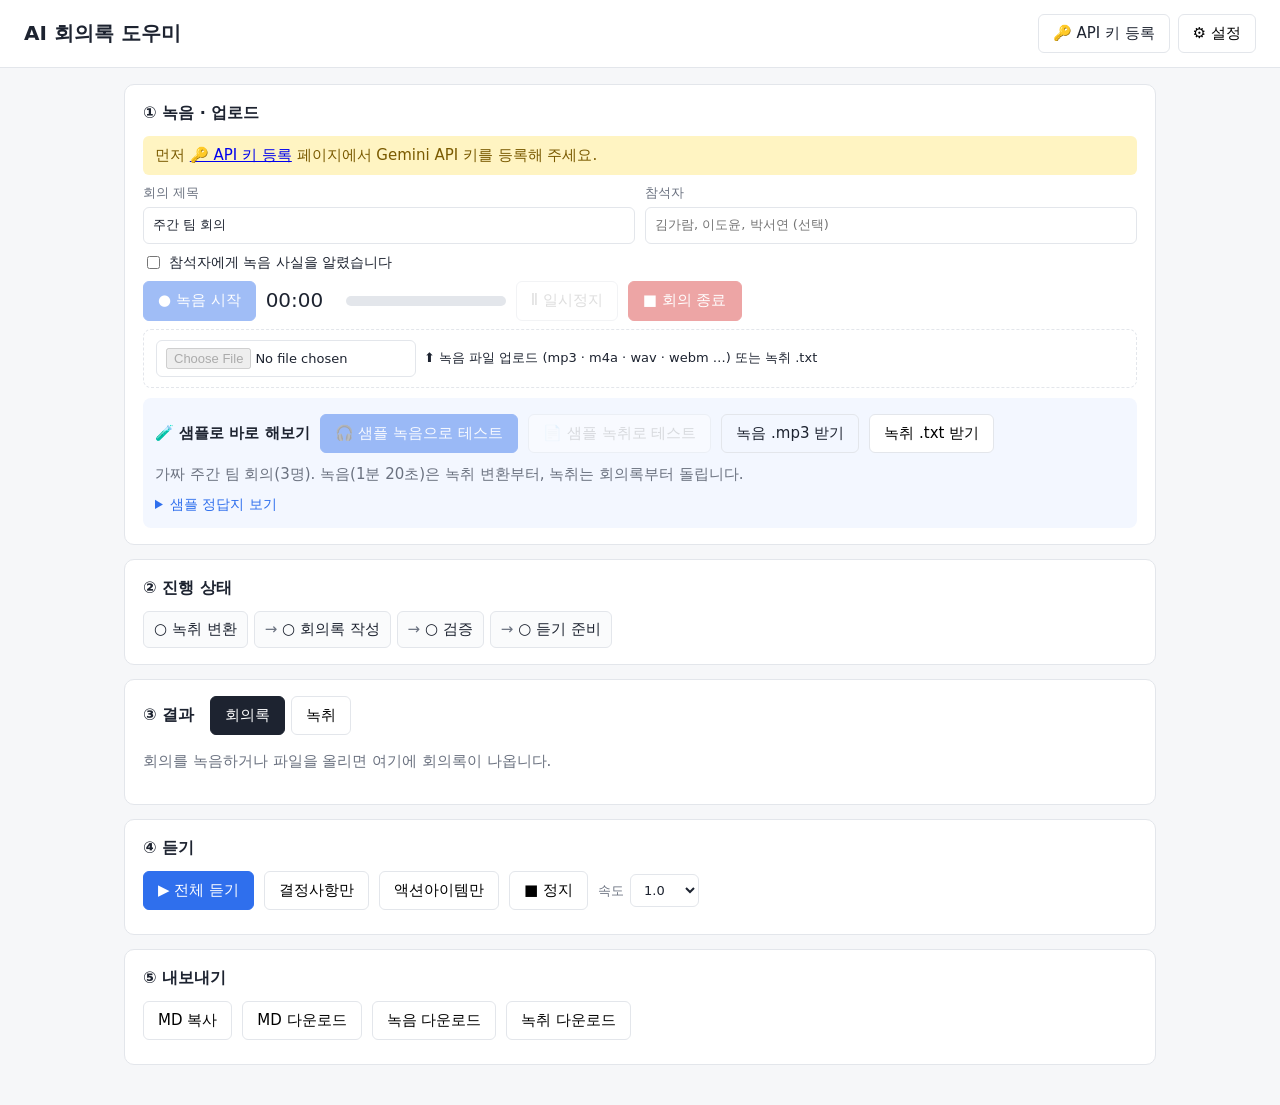
<file: index.html>
<!doctype html>
<html lang="ko">
<head>
  <meta charset="utf-8">
  <meta name="viewport" content="width=device-width, initial-scale=1">
  <title>AI 회의록 도우미</title>
  <link rel="stylesheet" href="style.css">
</head>
<body>
  <header>
    <h1>AI 회의록 도우미</h1>
    <nav>
      <a href="key.html" class="button">🔑 API 키 등록</a>
      <button id="btnSettings" class="ghost">⚙ 설정</button>
    </nav>
  </header>

  <main>
    <section id="secRecord">
      <h2>① 녹음 · 업로드</h2>
      <p id="keyNotice" class="notice warn" hidden>먼저 <a href="key.html">🔑 API 키 등록</a> 페이지에서 Gemini API 키를 등록해 주세요.</p>
      <div class="row">
        <label>회의 제목 <input id="title" value="주간 팀 회의"></label>
        <label>참석자 <input id="participants" placeholder="김가람, 이도윤, 박서연 (선택)"></label>
      </div>
      <label class="check"><input type="checkbox" id="consent"> 참석자에게 녹음 사실을 알렸습니다</label>
      <div class="row controls">
        <button id="btnStart" class="primary" disabled>● 녹음 시작</button>
        <span id="timer" class="timer">00:00</span>
        <div class="meter"><div id="meterBar"></div></div>
        <button id="btnPause" disabled>Ⅱ 일시정지</button>
        <button id="btnStop" class="danger" disabled>■ 회의 종료</button>
      </div>
      <div class="row upload">
        <label class="file">
          <input type="file" id="fileInput" accept="audio/*,.webm,.m4a,.mp3,.wav,.ogg,.flac,.aac,.txt" disabled>
          <span>⬆ 녹음 파일 업로드 (mp3 · m4a · wav · webm …) 또는 녹취 .txt</span>
        </label>
      </div>
      <div class="sample">
        <div class="row">
          <strong>🧪 샘플로 바로 해보기</strong>
          <button id="btnSampleAudio" class="primary" disabled>🎧 샘플 녹음으로 테스트</button>
          <button id="btnSample" disabled>📄 샘플 녹취로 테스트</button>
          <a href="samples/sample_meeting.mp3" download class="button">녹음 .mp3 받기</a>
          <button id="btnSampleTxt">녹취 .txt 받기</button>
          <span class="muted">가짜 주간 팀 회의(3명). 녹음(1분 20초)은 녹취 변환부터, 녹취는 회의록부터 돌립니다.</span>
        </div>
        <details>
          <summary>샘플 정답지 보기</summary>
          <table>
            <tr><th>구분</th><th>내용</th><th>담당</th><th>기한</th></tr>
            <tr><td>결정사항</td><td>가나상사 견적 할인율 10%</td><td>—</td><td>—</td></tr>
            <tr><td>결정사항</td><td>데모 일정 10/28(수) 오후 2시 확정</td><td>—</td><td>—</td></tr>
            <tr><td>액션아이템</td><td>견적서 수정 후 발송</td><td>이도윤</td><td>10/23(금)</td></tr>
            <tr><td>액션아이템</td><td>데모 시나리오 초안 공유</td><td>박서연</td><td>10/26(월)</td></tr>
            <tr><td>액션아이템</td><td>데모용 샘플 데이터 정리</td><td class="tbd">미정</td><td class="tbd">미정</td></tr>
            <tr><td>보류</td><td>모바일 알림 기능 데모 포함 여부 — 예산 확인 필요</td><td>—</td><td>—</td></tr>
            <tr><td>다음 회의</td><td>10/26(월) 오전 10시 · 안건: 모바일 알림 기능(예산)</td><td>—</td><td>—</td></tr>
          </table>
        </details>
      </div>
      <p id="recNotice" class="notice" hidden></p>
    </section>

    <section id="secPipeline">
      <h2>② 진행 상태</h2>
      <ol id="steps" class="steps"></ol>
      <p id="pipeNotice" class="notice" hidden></p>
    </section>

    <section id="secResult">
      <div class="tabs">
        <h2>③ 결과</h2>
        <button class="tab active" data-tab="minutes">회의록</button>
        <button class="tab" data-tab="transcript">녹취</button>
      </div>
      <div id="tabMinutes"><p class="muted">회의를 녹음하거나 파일을 올리면 여기에 회의록이 나옵니다.</p></div>
      <div id="tabTranscript" hidden><p class="muted">아직 녹취가 없습니다.</p></div>
    </section>

    <section id="secListen">
      <h2>④ 듣기</h2>
      <div class="row controls">
        <button data-say="full" class="primary">▶ 전체 듣기</button>
        <button data-say="decisions">결정사항만</button>
        <button data-say="actions">액션아이템만</button>
        <button id="btnSayStop">■ 정지</button>
        <label>속도
          <select id="rate">
            <option>0.8</option><option selected>1.0</option><option>1.25</option><option>1.5</option>
          </select>
        </label>
        <span id="ttsInfo" class="muted"></span>
      </div>
      <audio id="player" controls hidden></audio>
    </section>

    <section id="secExport">
      <h2>⑤ 내보내기</h2>
      <div class="row">
        <button id="btnCopyMd">MD 복사</button>
        <button id="btnDlMd">MD 다운로드</button>
        <button id="btnDlAudio">녹음 다운로드</button>
        <button id="btnDlTxt">녹취 다운로드</button>
      </div>
    </section>
  </main>

  <dialog id="dlgSettings">
    <form method="dialog" id="formSettings">
      <h2>설정</h2>
      <label>Gemini API 키 <input type="password" id="sKey" autocomplete="off"></label>
      <div class="row">
        <button type="button" id="btnTestKey">연결 확인</button>
        <span id="keyStatus" class="muted"></span>
      </div>
      <label class="check"><input type="checkbox" id="sPersist"> 이 브라우저에 저장 (해제 시 탭을 닫으면 삭제)</label>
      <label>회의록 모델 <input id="sMinutesModel"></label>
      <label>대체 모델 <input id="sFallbackModel"></label>
      <label>STT 모델 <input id="sSttModel"></label>
      <label>음성
        <select id="sVoiceEngine">
          <option value="chrome">Chrome 내장 음성 (무료 · 기본)</option>
          <option value="gemini">Gemini 음성</option>
        </select>
      </label>
      <div class="row">
        <label>Gemini TTS 모델 <input id="sTtsModel"></label>
        <label>Gemini 목소리 <input id="sTtsVoice" list="voiceList"></label>
        <datalist id="voiceList">
          <option value="Charon">Charon — 차분한 정보 전달형 남성</option>
          <option value="Sadaltager">Sadaltager — 박식한 전문가 톤 남성</option>
          <option value="Schedar">Schedar — 고른 톤 남성</option>
          <option value="Orus">Orus — 단단한 톤 남성</option>
          <option value="Kore">Kore — 단단한 톤 여성</option>
        </datalist>
      </div>
      <label>용어집 <textarea id="sGlossary" rows="3"></textarea></label>
      <div class="row end">
        <button type="button" id="btnCloseSettings">닫기</button>
        <button id="btnSaveSettings" value="save" class="primary">저장</button>
      </div>
    </form>
  </dialog>

  <script src="app.js"></script>
</body>
</html>
</file>
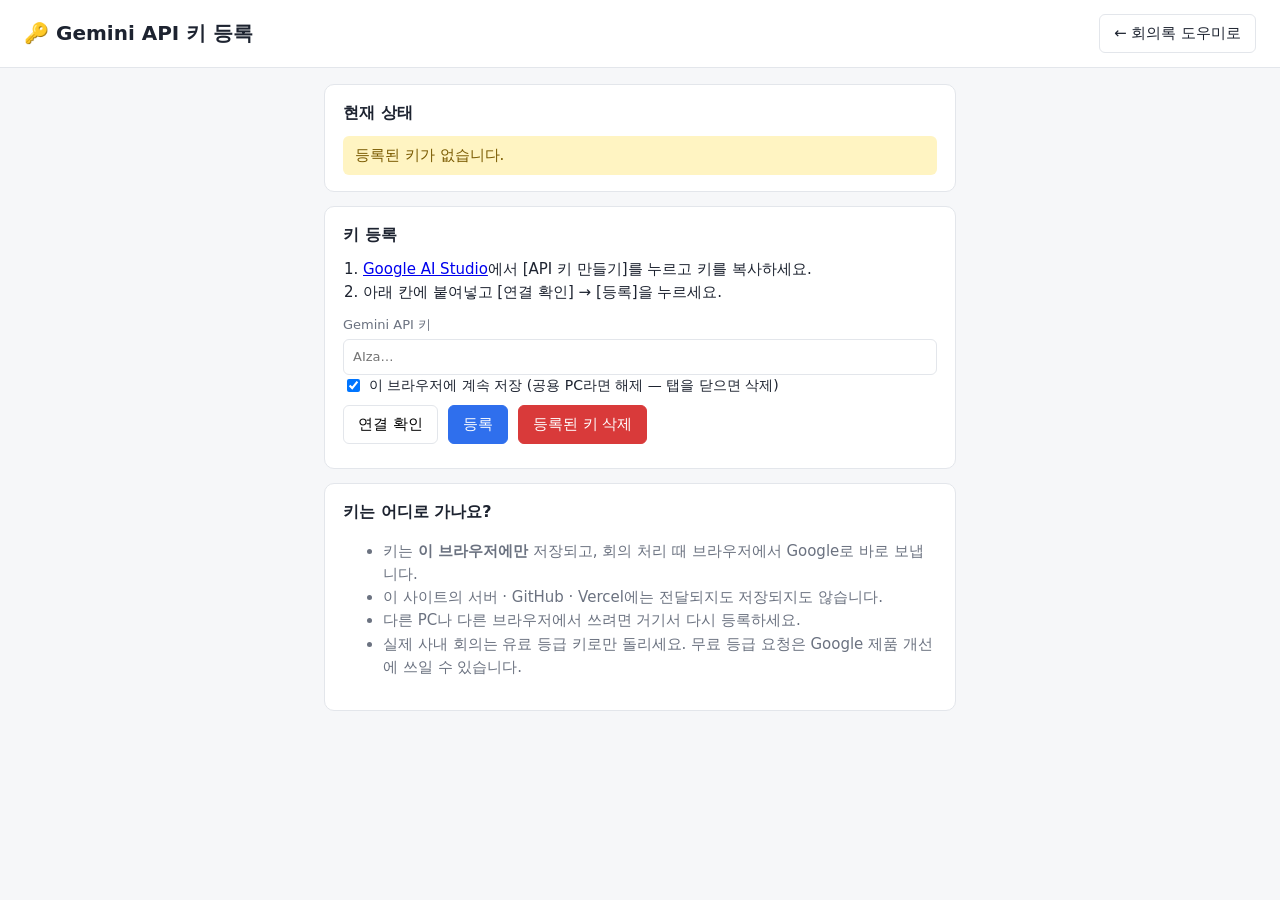
<file: key.html>
<!doctype html>
<html lang="ko">
<head>
  <meta charset="utf-8">
  <meta name="viewport" content="width=device-width, initial-scale=1">
  <title>API 키 등록 · AI 회의록 도우미</title>
  <link rel="stylesheet" href="style.css">
</head>
<body>
  <header>
    <h1>🔑 Gemini API 키 등록</h1>
    <a href="./" class="button">← 회의록 도우미로</a>
  </header>

  <main class="narrow">
    <section>
      <h2>현재 상태</h2>
      <p id="status" class="notice"></p>
    </section>

    <section>
      <h2>키 등록</h2>
      <ol class="guide">
        <li><a href="https://aistudio.google.com/apikey" target="_blank" rel="noopener">Google AI Studio</a>에서 [API 키 만들기]를 누르고 키를 복사하세요.</li>
        <li>아래 칸에 붙여넣고 [연결 확인] → [등록]을 누르세요.</li>
      </ol>
      <label>Gemini API 키 <input type="password" id="key" autocomplete="off" placeholder="AIza…"></label>
      <label class="check"><input type="checkbox" id="persist" checked> 이 브라우저에 계속 저장 (공용 PC라면 해제 — 탭을 닫으면 삭제)</label>
      <div class="row">
        <button id="btnTest">연결 확인</button>
        <button id="btnSave" class="primary">등록</button>
        <button id="btnDelete" class="danger">등록된 키 삭제</button>
      </div>
      <p id="result" class="notice" hidden></p>
    </section>

    <section>
      <h2>키는 어디로 가나요?</h2>
      <ul class="muted">
        <li>키는 <b>이 브라우저에만</b> 저장되고, 회의 처리 때 브라우저에서 Google로 바로 보냅니다.</li>
        <li>이 사이트의 서버 · GitHub · Vercel에는 전달되지도 저장되지도 않습니다.</li>
        <li>다른 PC나 다른 브라우저에서 쓰려면 거기서 다시 등록하세요.</li>
        <li>실제 사내 회의는 유료 등급 키로만 돌리세요. 무료 등급 요청은 Google 제품 개선에 쓰일 수 있습니다.</li>
      </ul>
    </section>
  </main>

  <script src="key.js"></script>
</body>
</html>
</file>
<file: style.css>
:root {
  --bg: #f6f7f9;
  --card: #fff;
  --text: #1d2330;
  --muted: #6b7280;
  --line: #e3e6eb;
  --primary: #2f6fed;
  --danger: #d93a3a;
  --ok: #1f9d55;
  --warn-bg: #fff4c2;
  --warn-text: #7a5a00;
}

* { box-sizing: border-box; }
body { margin: 0; background: var(--bg); color: var(--text); font: 15px/1.55 system-ui, -apple-system, "Apple SD Gothic Neo", "Malgun Gothic", sans-serif; }
header { display: flex; justify-content: space-between; align-items: center; padding: 14px 24px; background: var(--card); border-bottom: 1px solid var(--line); }
h1 { font-size: 20px; margin: 0; }
h2 { font-size: 16px; margin: 0 0 10px; }
main { max-width: 1080px; margin: 0 auto; padding: 16px 24px 40px; display: grid; gap: 14px; }
section { background: var(--card); border: 1px solid var(--line); border-radius: 10px; padding: 16px 18px; }

.row { display: flex; flex-wrap: wrap; gap: 10px; align-items: center; margin: 8px 0; }
.row.end { justify-content: flex-end; }
label { display: flex; flex-direction: column; gap: 4px; font-size: 13px; color: var(--muted); }
.row > label { flex: 1 1 220px; }
.controls > label { flex: 0 0 auto; flex-direction: row; align-items: center; gap: 6px; }
label.check { flex-direction: row; align-items: center; gap: 6px; color: var(--text); font-size: 14px; }
input, textarea, select { font: inherit; color: var(--text); padding: 7px 9px; border: 1px solid var(--line); border-radius: 6px; background: #fff; }

button { font: inherit; padding: 7px 14px; border: 1px solid var(--line); border-radius: 6px; background: #fff; cursor: pointer; }
button:hover:not(:disabled) { border-color: var(--primary); }
button:disabled { opacity: .45; cursor: not-allowed; }
button.primary { background: var(--primary); border-color: var(--primary); color: #fff; }
button.danger { background: var(--danger); border-color: var(--danger); color: #fff; }
button.ghost { background: transparent; }
button.small { padding: 2px 8px; font-size: 12px; }
a.button { display: inline-block; padding: 7px 14px; border: 1px solid var(--line); border-radius: 6px; color: var(--text); text-decoration: none; }
a.button:hover { border-color: var(--primary); }
header nav { display: flex; gap: 8px; }
main.narrow { max-width: 680px; }
.guide { margin: 0 0 10px; padding-left: 20px; }

.timer { font-variant-numeric: tabular-nums; font-size: 20px; min-width: 70px; }
.meter { width: 160px; height: 10px; background: var(--line); border-radius: 5px; overflow: hidden; }
#meterBar { height: 100%; width: 0; background: var(--ok); transition: width .1s; }

.file { flex-direction: row; align-items: center; gap: 8px; color: var(--text); border: 1px dashed var(--line); border-radius: 8px; padding: 10px 12px; cursor: pointer; }
.file input { max-width: 260px; }
.sample { margin-top: 10px; padding: 8px 12px; border-radius: 8px; background: #f3f7ff; }
.sample details { margin: 4px 0; font-size: 14px; }
.sample summary { cursor: pointer; color: var(--primary); }
.sample table { margin-top: 6px; background: #fff; }

.notice { margin: 8px 0 0; padding: 8px 12px; border-radius: 6px; background: #eef3ff; }
.notice.warn { background: var(--warn-bg); color: var(--warn-text); }
.notice.err { background: #fde8e8; color: #9b1c1c; }
.muted { color: var(--muted); }

.steps { display: flex; flex-wrap: wrap; gap: 6px; list-style: none; padding: 0; margin: 0; }
.steps li { padding: 6px 10px; border-radius: 6px; border: 1px solid var(--line); background: #fafbfc; }
.steps li.running { border-color: var(--primary); background: #eef3ff; }
.steps li.done { border-color: var(--ok); color: var(--ok); }
.steps li.failed { border-color: var(--danger); color: var(--danger); }
.steps li + li::before { content: "→ "; color: var(--muted); }

.tabs { display: flex; align-items: center; gap: 6px; margin-bottom: 10px; }
.tabs h2 { margin: 0 10px 0 0; }
.tab.active { background: var(--text); color: #fff; border-color: var(--text); }

.card { border-top: 1px solid var(--line); padding: 10px 0; }
.card h3 { font-size: 14px; margin: 0 0 6px; color: var(--muted); }
.card ul { margin: 0; padding-left: 20px; }
[contenteditable] { outline: none; border-radius: 4px; padding: 0 2px; }
[contenteditable]:hover, [contenteditable]:focus { background: #f0f4ff; }
.tbd { background: var(--warn-bg); color: var(--warn-text); font-weight: 600; }
.ev { display: inline-block; margin-left: 6px; padding: 0 6px; font-size: 12px; border-radius: 10px; background: #e8eefc; color: var(--primary); cursor: pointer; }
table { width: 100%; border-collapse: collapse; }
th, td { text-align: left; padding: 6px 8px; border-bottom: 1px solid var(--line); vertical-align: top; }
th { font-size: 13px; color: var(--muted); font-weight: 500; }
.badge { display: inline-block; padding: 2px 8px; border-radius: 10px; font-size: 12px; margin-right: 6px; }
.badge.ok { background: #e3f6ea; color: var(--ok); }
.badge.warn { background: var(--warn-bg); color: var(--warn-text); }

.transcript { font-family: ui-monospace, "SF Mono", Menlo, Consolas, monospace; font-size: 13px; }
.transcript div { padding: 2px 4px; border-radius: 4px; }
.transcript .hl { background: var(--warn-bg); }
.transcript .id { color: var(--primary); }
.transcript .t { color: var(--muted); }

dialog { border: none; border-radius: 12px; padding: 20px 22px; width: min(620px, 92vw); }
dialog::backdrop { background: rgba(0, 0, 0, .35); }
dialog form > label { margin: 10px 0; }
#player { width: 100%; margin-top: 8px; }
</file>
